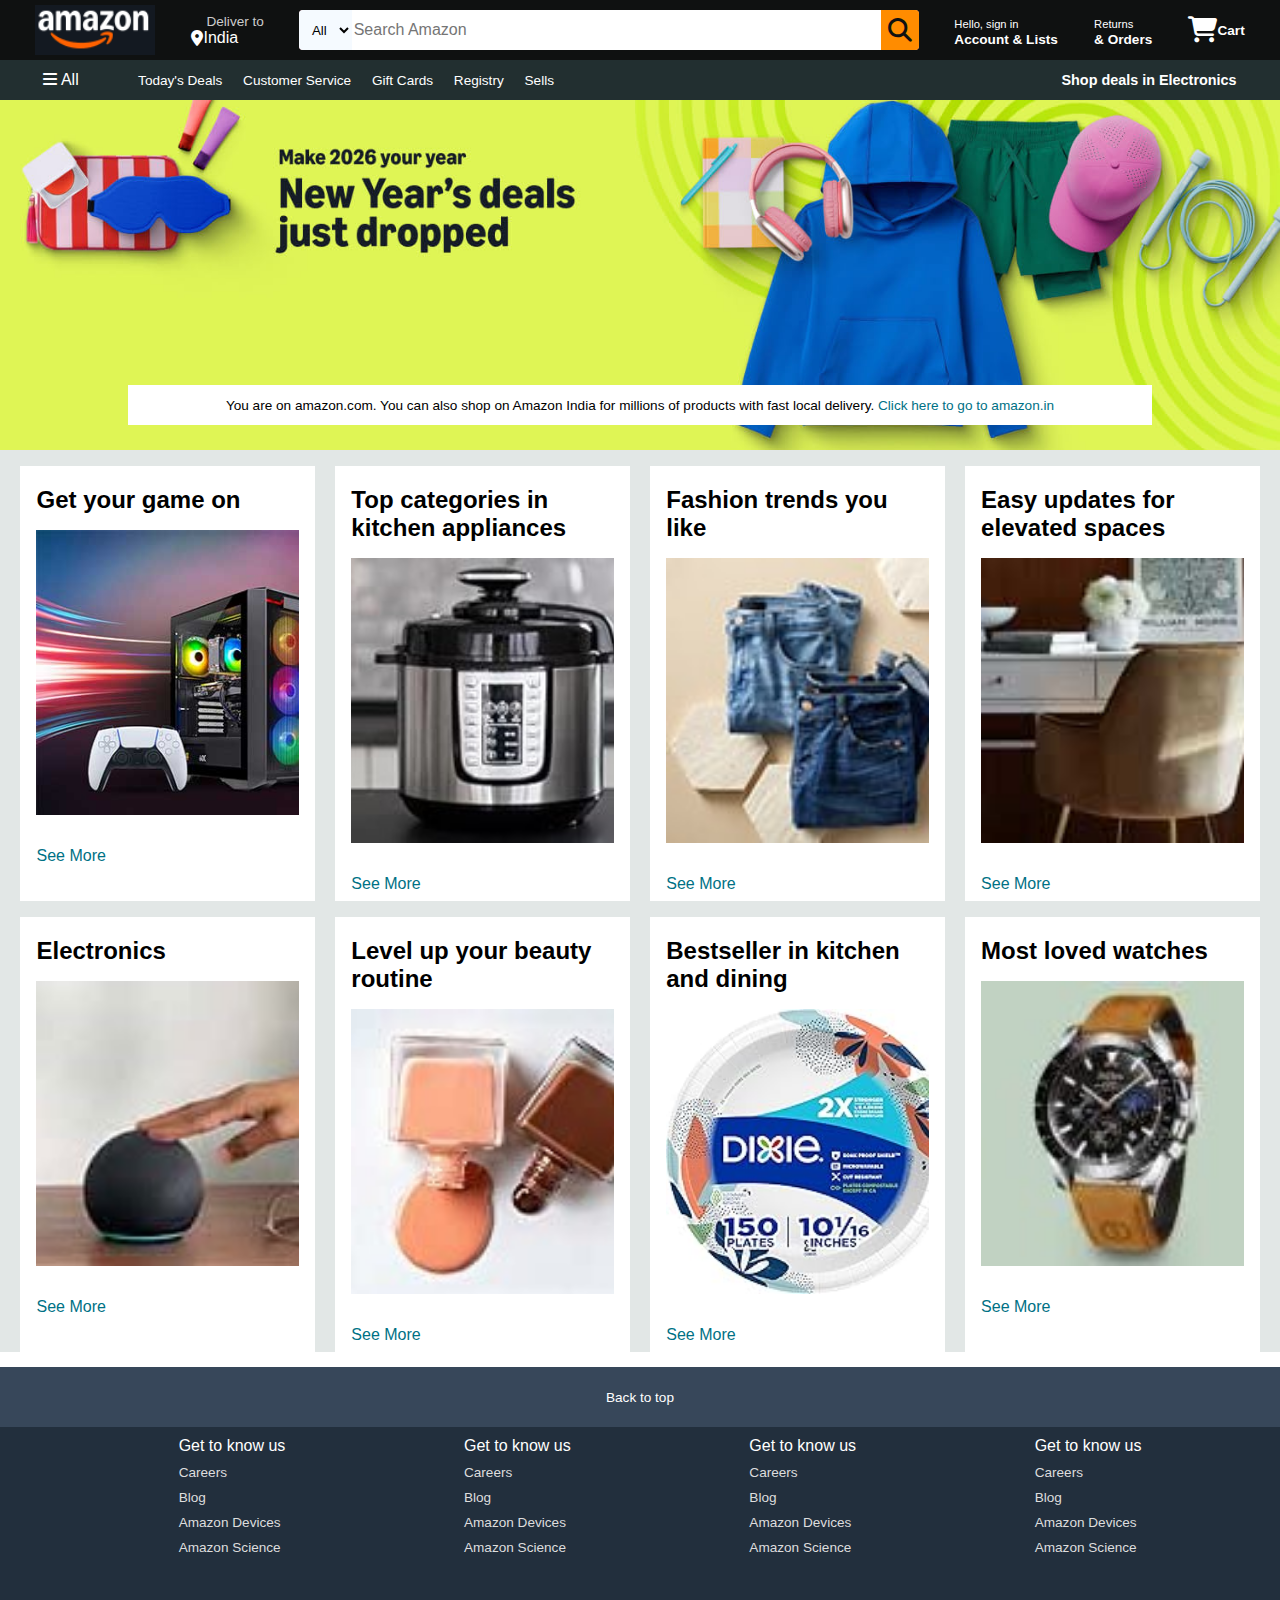
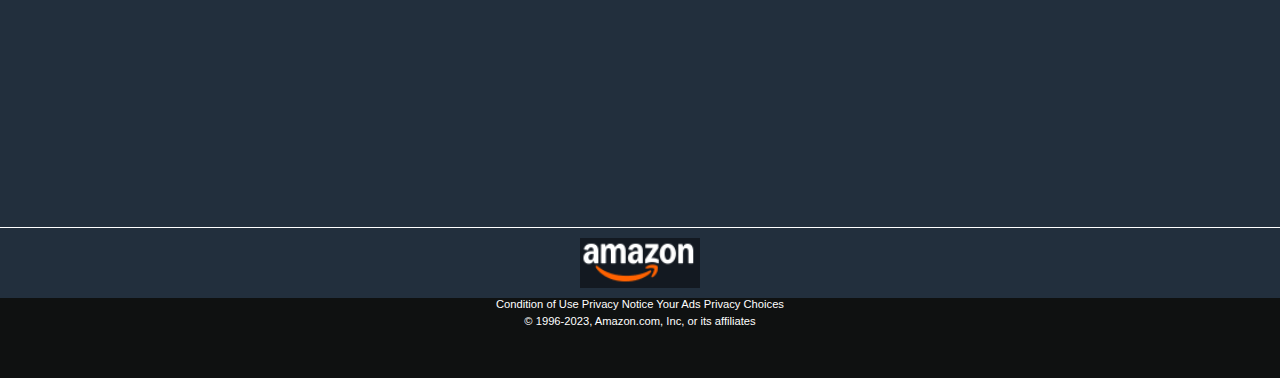
<file: Amazon Clone Website/index.html>
<!DOCTYPE html>
<html lang="en">
<head>
    <meta charset="UTF-8">
    <meta name="viewport" content="width=device-width, initial-scale=1.0">
    <link rel="stylesheet" href="https://cdnjs.cloudflare.com/ajax/libs/font-awesome/6.4.2/css/all.min.css">
    <link rel="stylesheet" href="style.css">
    <link rel="icon" href="7.png" type="image/icon">
    <title>Welcome To Amazon</title>
</head>
<body>
    <header>
        <div class="navbar">
            <div class="nav-logo border">
                <div class="logo"></div>
            </div>
            <div class="nav-address border">
                <p class="add-first">Deliver to</p>
                <div class="add-icon">
                    <i class="fa-solid fa-location-dot"></i>
                    <p class="add-second">India</p>
                </div>
            </div>
            <div class="nav-search">
                <select class="search-select">
                <option>All</option>
                </select>
                <input placeholder="Search Amazon" class="search-input">
                <div class="search-icon">
                    <i class="fa-solid fa-magnifying-glass"></i>
                </div>
            </div>
            <div class="nav-signin border">
                <p><span>Hello, sign in</span></p>
                <p class="nav-second">Account & Lists</p>
            </div>
            <div class="nav-return border">
                <p><span>Returns</span></p>
                <p class="nav-second">& Orders</p>
            </div>
            <div class="nav-cart border">
                <i class="fa-solid fa-cart-shopping"></i>
                Cart
            </div>
        </div>
        <div class="panel">
            <div class="panel-all">
                <i class="fa-solid fa-bars"></i>
                All
            </div>
            <div class="panel-option">
                <p class="panel-option border">Today's Deals</p>
                <p class="panel-option border">Customer Service</p>
                <p class="panel-option border">Gift Cards</p>
                <p class="panel-option border">Registry</p>
                <p class="panel-option border">Sells</p>
            </div>
            <div class="panel-deals">
                Shop deals in Electronics
            </div>
        </div>
    </header>
    <div class="hero-section">
        <div class="hero-message">
            <p>You are on amazon.com. You can also shop on Amazon India for millions of products with fast local delivery. <a href="#">Click here to go to amazon.in</a></p>
        </div>
    </div>
    <div class="shopping-section">
        <div class="box1 box">
            <div class="box-content">
                <h2>Get your game on</h2>
                <div class="box-image" style="background-image: url('3.jpg');"></div>
                <p>See More</p>
            </div>
        </div>
        <div class="box2 box">
            <div class="box-content">
                <h2>Top categories in kitchen appliances</h2>
                <div class="box-image" style="background-image: url('4.jpg');"></div>
                <p>See More</p>
            </div>
        </div>
        <div class="box3 box">
            <div class="box-content">
                <h2>Fashion trends you like</h2>
                <div class="box-image" style="background-image: url('8.jpg');"></div>
                <p>See More</p>
            </div>
        </div>
        <div class="box4 box">
            <div class="box-content">
                <h2>Easy updates for elevated spaces</h2>
                <div class="box-image" style="background-image: url('6.jpg');"></div>
                <p>See More</p>
            </div>
        </div>
        <div class="box5 box">
            <div class="box-content">
                <h2>Electronics</h2>
                <div class="box-image" style="background-image: url('13.jpg');"></div>
                <p>See More</p>
            </div>
        </div>
        <div class="box6 box">
            <div class="box-content">
                <h2>Level up your beauty routine</h2>
                <div class="box-image" style="background-image: url('12.jpg');"></div>
                <p>See More</p>
            </div>
        </div>
        <div class="box7 box">
            <div class="box-content">
                <h2>Bestseller in kitchen and dining</h2>
                <div class="box-image" style="background-image: url('14.jpg');"></div>
                <p>See More</p>
            </div>
        </div>
        <div class="box8 box">
            <div class="box-content">
                <h2>Most loved watches</h2>
                <div class="box-image" style="background-image: url('15.jpg');"></div>
                <p>See More</p>
            </div>
        </div>
    </div>
    <footer>
        <div class="footer-panel1">
            Back to top
        </div>
        <div class="footer-panel2">
            <ul>
                <p>Get to know us</p>
                <a>Careers</a>
                <a>Blog</a>
                <a>Amazon Devices</a>
                <a>Amazon Science</a>
            </ul>
            <ul>
                <p>Get to know us</p>
                <a>Careers</a>
                <a>Blog</a>
                <a>Amazon Devices</a>
                <a>Amazon Science</a>
            </ul>
            <ul>
                <p>Get to know us</p>
                <a>Careers</a>
                <a>Blog</a>
                <a>Amazon Devices</a>
                <a>Amazon Science</a>
            </ul>
            <ul>
                <p>Get to know us</p>
                <a>Careers</a>
                <a>Blog</a>
                <a>Amazon Devices</a>
                <a>Amazon Science</a>
            </ul>
        </div>
        <div class="footer-panel3">
            <div class="logo"></div>
        </div>
        <div class="footer-panel4">
            <div class="pages">
                <a>Condition of Use</a>
                <a>Privacy Notice</a>
                <a>Your Ads Privacy Choices</a>
            </div>
            <div class="copyright">
                &copy; 1996-2023, Amazon.com, Inc, or its affiliates
            </div>
        </div>
    </footer>
</body>
</html>
</file>
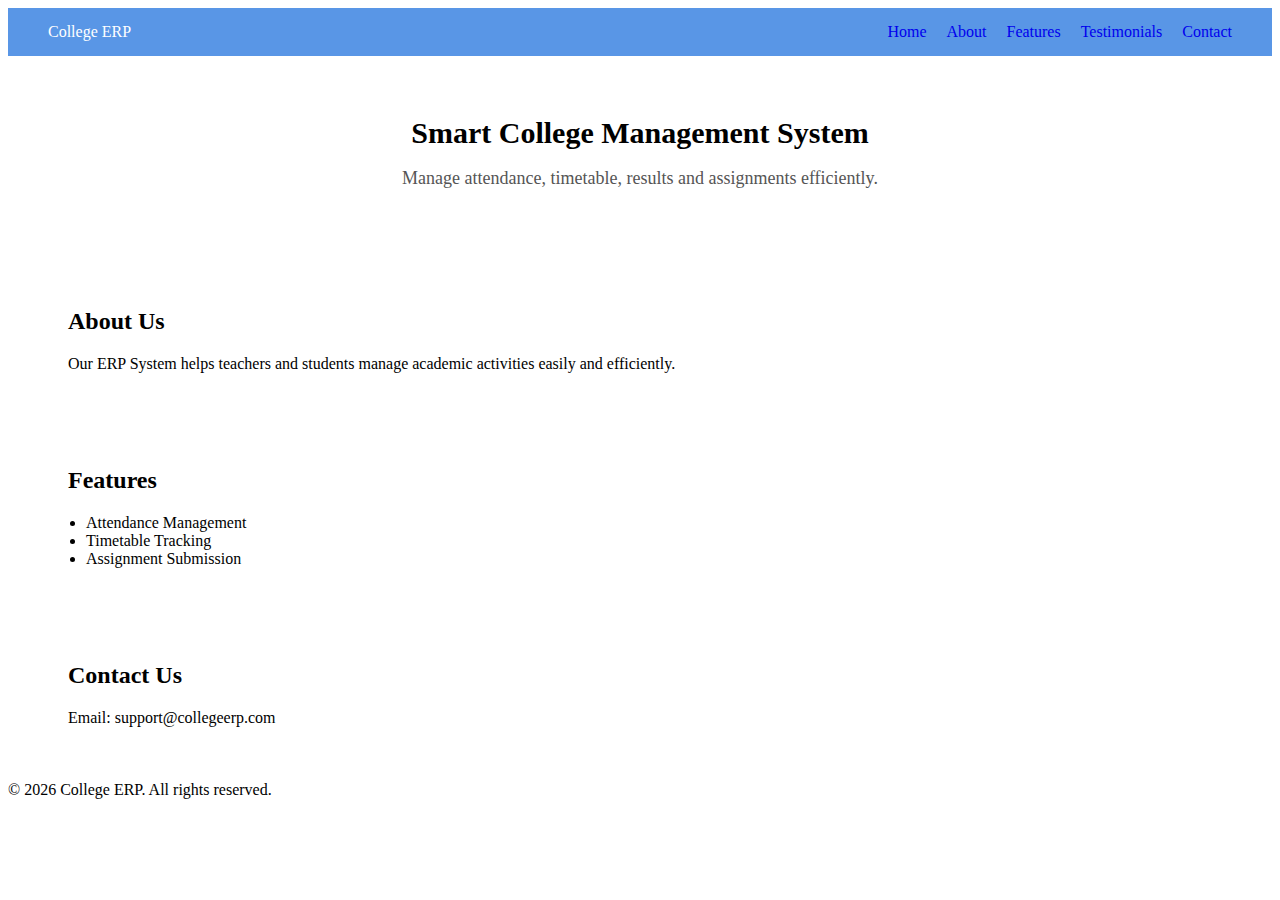
<file: College_Erp_Website/index.html>
<!DOCTYPE html>
<html lang="en">
<head>
    <meta charset="UTF-8">
    <meta name="viewport" content="width=device-width, initial-scale=1.0">
    <title>College Erp Portal</title>
    <link rel="stylesheet" href="style.css">
</head>
<body>
    <!-- header section -->
    <header>
        <nav>
            <div class="logo">College ERP</div>
            <ul class="nav-link">
                <li><a href="#">Home</a></li>
                <li><a href="#">About</a></li>
                <li><a href="#">Features</a></li>
                <li><a href="#">Testimonials</a></li>
                <li><a href="#">Contact</a></li>
            </ul>
        </nav>
    </header>
    <!-- hero-section -->
     <section class="hero">
        <div class="hero-content">
            <h1>Smart College Management System</h1>
            <p>Manage attendance, timetable, results and assignments efficiently.</p>
        </div>
     </section>
     <!-- About-Section -->
      <section class="about">
        <h2>About Us</h2>
      <p>
        Our ERP System helps teachers and students manage academic activities easily and efficiently.
      </p>
      </section>
      <!-- Features-Section -->
       <section class="features">
        <h2>Features</h2>
        <ul>
            <li>Attendance Management</li>
            <li>Timetable Tracking</li>
            <li>Assignment Submission</li>
        </ul>
       </section>
       <!-- Contact-Section -->
        <section class="contact">
            <h2>Contact Us</h2>
            <p>Email: support@collegeerp.com</p>
        </section>
        <!-- Footer-Section -->
         <footer>
            <p>&copy; 2026 College ERP. All rights reserved.</p>
         </footer>
</body>
</html>
</file>
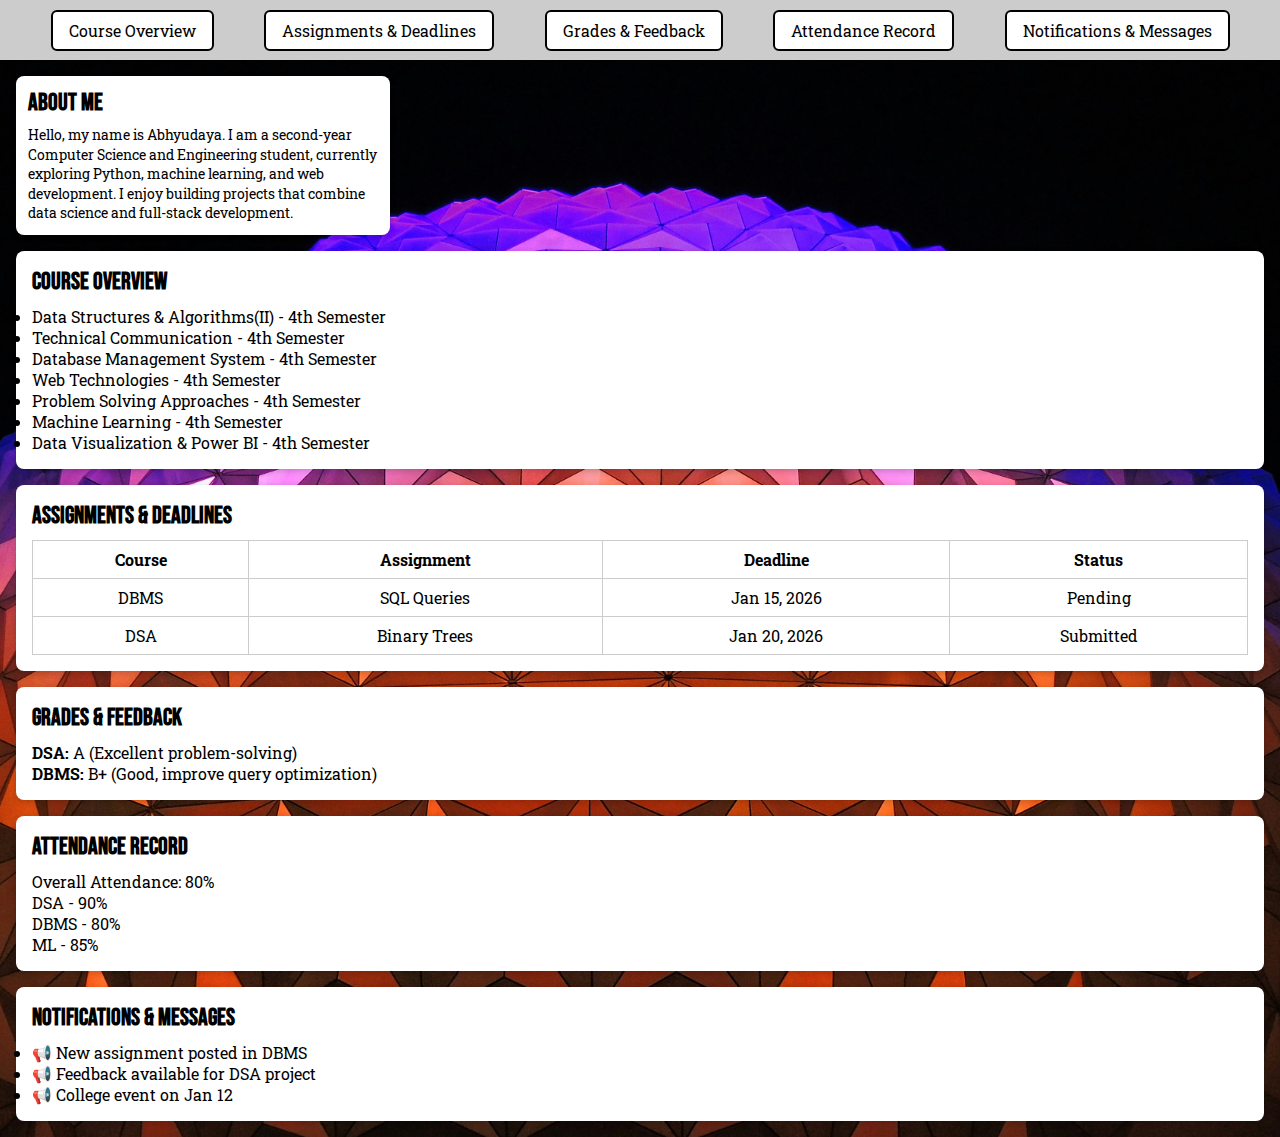
<file: Student Dashboard UI/index.html>
<!DOCTYPE html>
<html lang="en">
<head>
    <meta charset="UTF-8">
    <meta name="viewport" content="width=device-width, initial-scale=1.0">
    <link rel="preconnect" href="https://fonts.googleapis.com">
<link rel="preconnect" href="https://fonts.gstatic.com" crossorigin>
<link href="https://fonts.googleapis.com/css2?family=Bebas+Neue&family=Roboto+Slab:wght@100..900&display=swap" rel="stylesheet">
<link rel="stylesheet" href="style.css">
<title>Student Dashboard</title>
</head>
<body>
    <header>
        <div class="dashboard-panel">
            <p class="dashboard-option">Course Overview</p>
            <p class="dashboard-option">Assignments & Deadlines</p>
            <p class="dashboard-option">Grades & Feedback</p>
            <p class="dashboard-option">Attendance Record</p>
            <p class="dashboard-option">Notifications & Messages</p>
        </div>
        <div class="main-section">
            <div class="about-box">
                <h2>About Me</h2>
                <p>Hello, my name is Abhyudaya. I am a second-year Computer Science and Engineering student, currently exploring Python, machine learning, and web development. I enjoy building projects that combine data science and full-stack development.</p>
            </div>
        </div>
        <section id="course-overview" class="dashboard-section">
            <h2>Course Overview</h2>
            <ul>
                <li>Data Structures & Algorithms(II) - 4th Semester</li>
                <li>Technical Communication - 4th Semester</li>
                <li>Database Management System - 4th Semester</li>
                <li>Web Technologies - 4th Semester</li>
                <li>Problem Solving Approaches - 4th Semester</li>
                <li>Machine Learning - 4th Semester</li>
                <li>Data Visualization & Power BI - 4th Semester</li>
            </ul>
        </section>
        <section id="assignments-deadlines" class="dashboard-section">
            <h2>Assignments & Deadlines</h2>
            <table>
            <tr>
                <th>Course</th><th>Assignment</th>
                <th>Deadline</th><th>Status</th>
            </tr>
            <tr>
                <td>DBMS</td>
                <td>SQL Queries</td>
                <td>Jan 15, 2026</td>
                <td>Pending</td></tr>
            <tr>
                <td>DSA</td>
                <td>Binary Trees</td>
                <td>Jan 20, 2026</td>
                <td>Submitted</td></tr>
            </table>
        </section>
        <section id="grades" class="dashboard-section">
            <h2>Grades & Feedback</h2>
            <div class="grade-card">
                <p><strong>DSA:</strong> A (Excellent problem-solving)</p>
                <p><strong>DBMS:</strong> B+ (Good, improve query optimization)</p>
            </div>
        </section>
        <section id="attendance" class="dashboard-section">
            <h2>Attendance Record</h2>
            <p>Overall Attendance: 80%</p>
            <ul>
                <li>DSA - 90%</li>
                <li>DBMS - 80%</li>
                <li>ML - 85%</li>
            </ul>
        </section>
        <section id="notifications" class="dashboard-section">
            <h2>Notifications & Messages</h2>
            <ul>
                <li>📢 New assignment posted in DBMS</li>
                <li>📢 Feedback available for DSA project</li>
                <li>📢 College event on Jan 12</li>
            </ul>
        </section>
    </header>
</body>
</html>
</file>
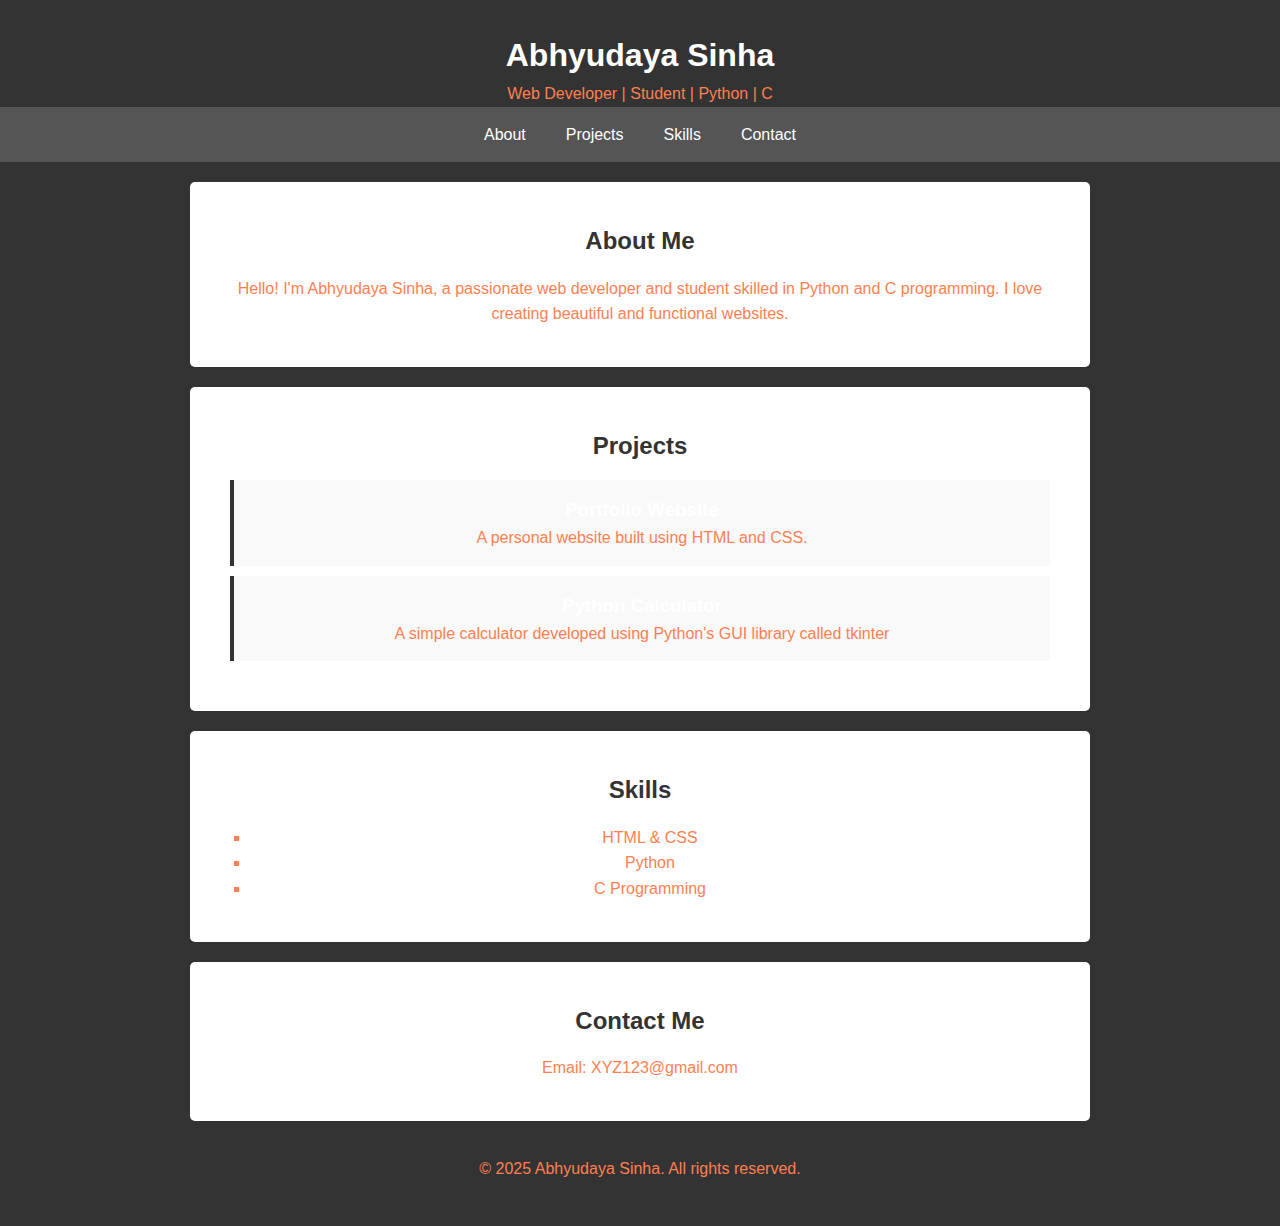
<file: Personal Portfolio Website/Personal Portfolio Website - Old/index.html>
<!Doctype html>
<html lang="en">
<head>
    <meta charset="UTF-8">
    <meta name="viewport" content="width=device-width, initial-scale=1.0">
    <title>My Portfolio</title>
    <link rel="stylesheet" href="style.css">
    </head>
    <body>
        <header>
            <h1>Abhyudaya Sinha</h1>
            <p>Web Developer | Student | Python | C</p>
            <nav>
                    <a href="#about">About</a>
                    <a href="#projects">Projects</a>
                    <a href="#skills">Skills</a>
                    <a href="#contact">Contact</a>
            </nav>
            <section id="about">
                <h2>About Me</h2>
                <p>Hello! I'm Abhyudaya Sinha, a passionate web developer and student skilled in Python and C programming. I love creating beautiful and functional websites.</p>
            </section>
            <section id="projects">
                <h2>Projects</h2>
                <div class="project">
                    <h3>Portfolio Website</h3>
                    <p>A personal website built using HTML and CSS.</p>
                </div>
                <div class="project">
                    <h3>Python Calculator</h3>
                    <p>A simple calculator developed using Python's GUI library called tkinter</p>
                </div>
            </section>
            <section id="skills">
                <h2>Skills</h2>
                <ul>
                    <li>HTML & CSS</li>
                    <li>Python</li>
                    <li>C Programming</li>
                </ul>
            </section>
            <section id="contact">
                <h2>Contact Me</h2>
                <p>Email: XYZ123@gmail.com</p>
            </section>
            <footer>
                <p>© 2025 Abhyudaya Sinha. All rights reserved.</p>
            </footer>
    </body>
</html>
</file>
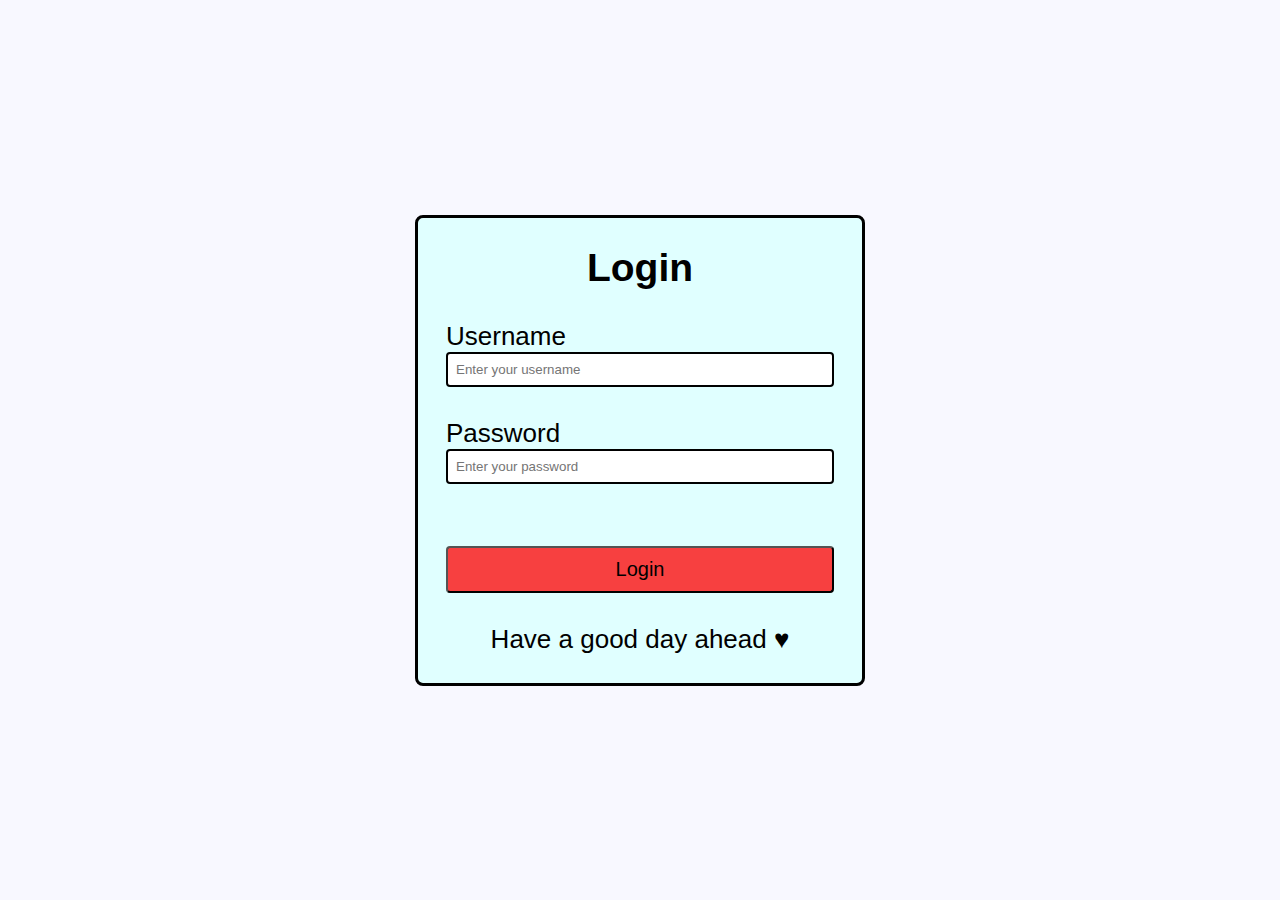
<file: loginform.html>
<!DOCTYPE html>
<html lang="en">
<head>
    <meta charset="UTF-8">
    <meta name="viewport" content="width=device-width, initial-scale=1.0">
    <link rel="stylesheet" href="loginform.css">
    <title>Login Form</title>
</head>
<body>
    <div id="one">
        <h2>Login</h2>
        <br>
        <form>
            <label id="two" for="username">Username</label>
            <input type="text" id="username" placeholder="Enter your username" required> 
            <br>   
            <label id="two" for="password">Password</label>
            <input type="password" id="password" placeholder="Enter your password" required>
            <br>
            <br>
            <button type="submit">Login</button>
            <br>
            <p>Have a good day ahead &hearts;</p>
        </form>
    </div>
</body>
</html>
</file>
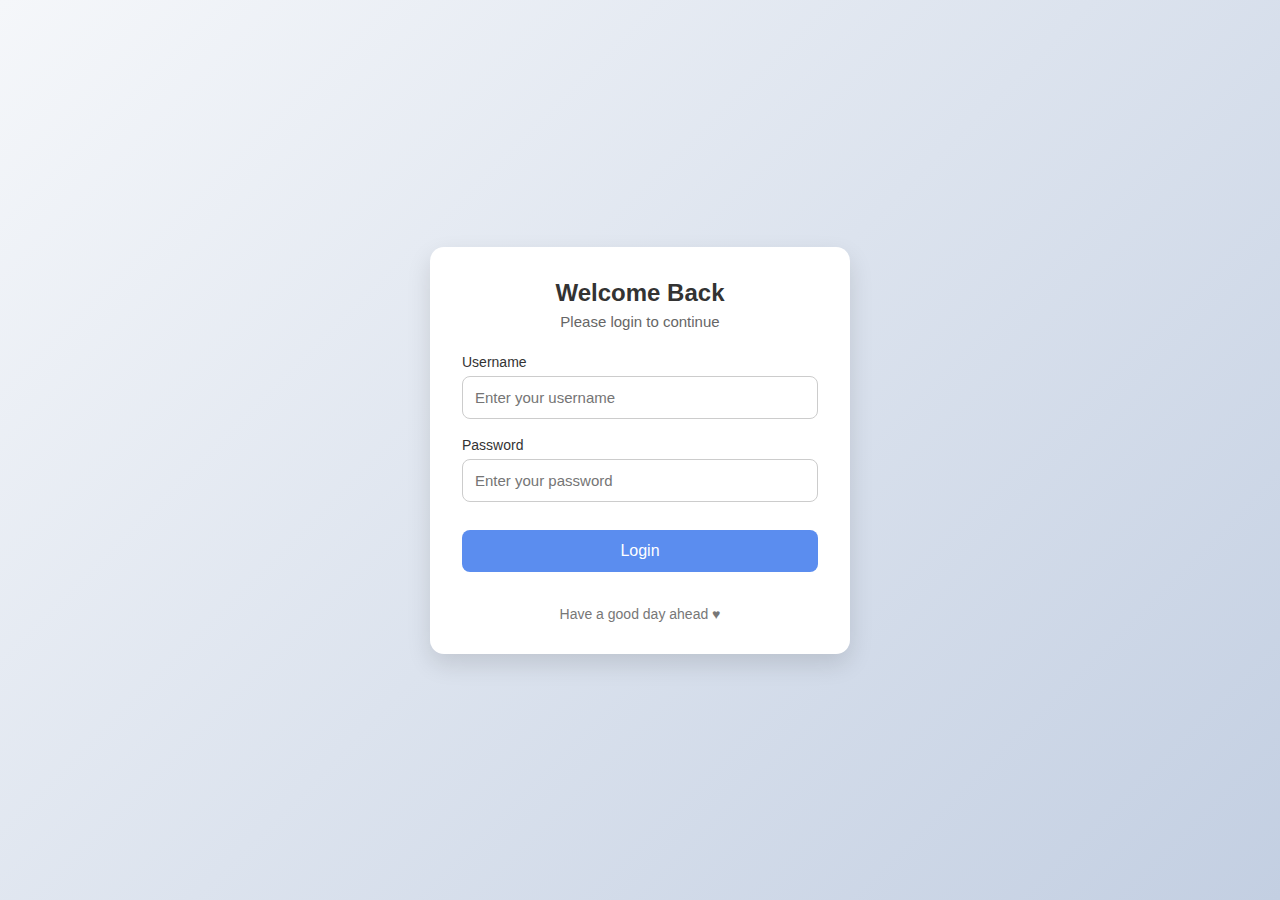
<file: Login Form - Redesigned/loginform2.html>
<!DOCTYPE html>
<html lang="en">
<head>
    <meta charset="UTF-8">
    <meta name="viewport" content="width=device-width, initial-scale=1.0">
    <link rel="stylesheet" href="loginform2.css">
    <title>Login Form - Redesigned</title>
</head>
<body>
    <div class="login-card">
        <h2>Welcome Back</h2>
        <p class="subtitle">Please login to continue</p>
        <form>
            <div class="field">
                <label for="username">Username</label>
                <input type="text" id="username" placeholder="Enter your username">
            </div>
            <div class="field">
                <label for="password">Password</label>
                <input type="password" id="password" placeholder="Enter your password">
            </div>
            <button type="submit">Login</button>
            <p class="footer-text">Have a good day ahead &hearts;</p>
        </form>
    </div>
</body>
</html>
</file>
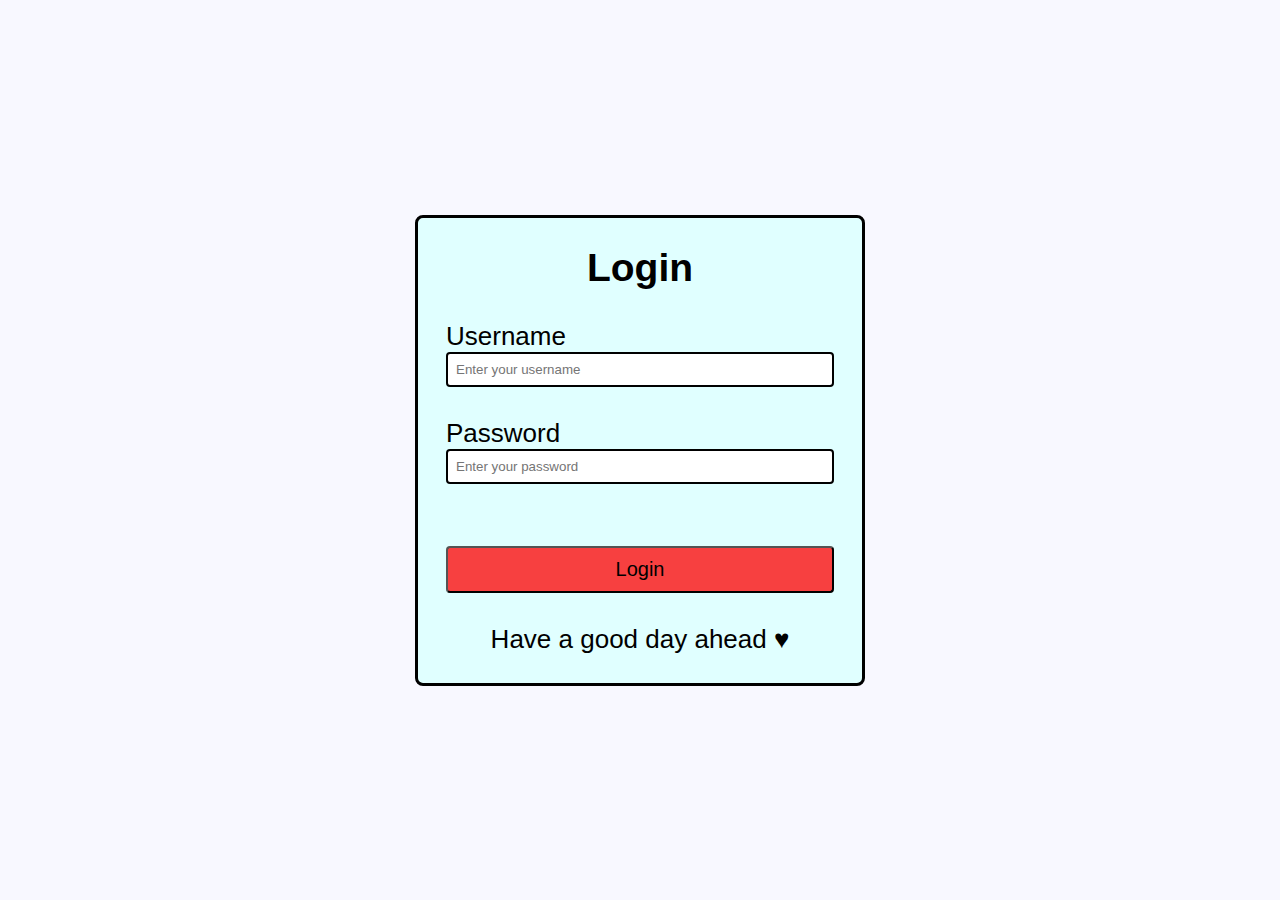
<file: Login Form/loginform1.html>
<!DOCTYPE html>
<html lang="en">
<head>
    <meta charset="UTF-8">
    <meta name="viewport" content="width=device-width, initial-scale=1.0">
    <link rel="stylesheet" href="loginform1.css">
    <title>Login Form</title>
</head>
<body>
    <div id="one">
        <h2>Login</h2>
        <br>
        <form>
            <label id="two" for="username">Username</label>
            <input type="text" id="username" placeholder="Enter your username" required> 
            <br>   
            <label id="two" for="password">Password</label>
            <input type="password" id="password" placeholder="Enter your password" required>
            <br>
            <br>
           <button type="submit">Login</button>
            <br>
            <p>Have a good day ahead &hearts;</p>
        </form>
    </div>
</body>
</html>
</file>
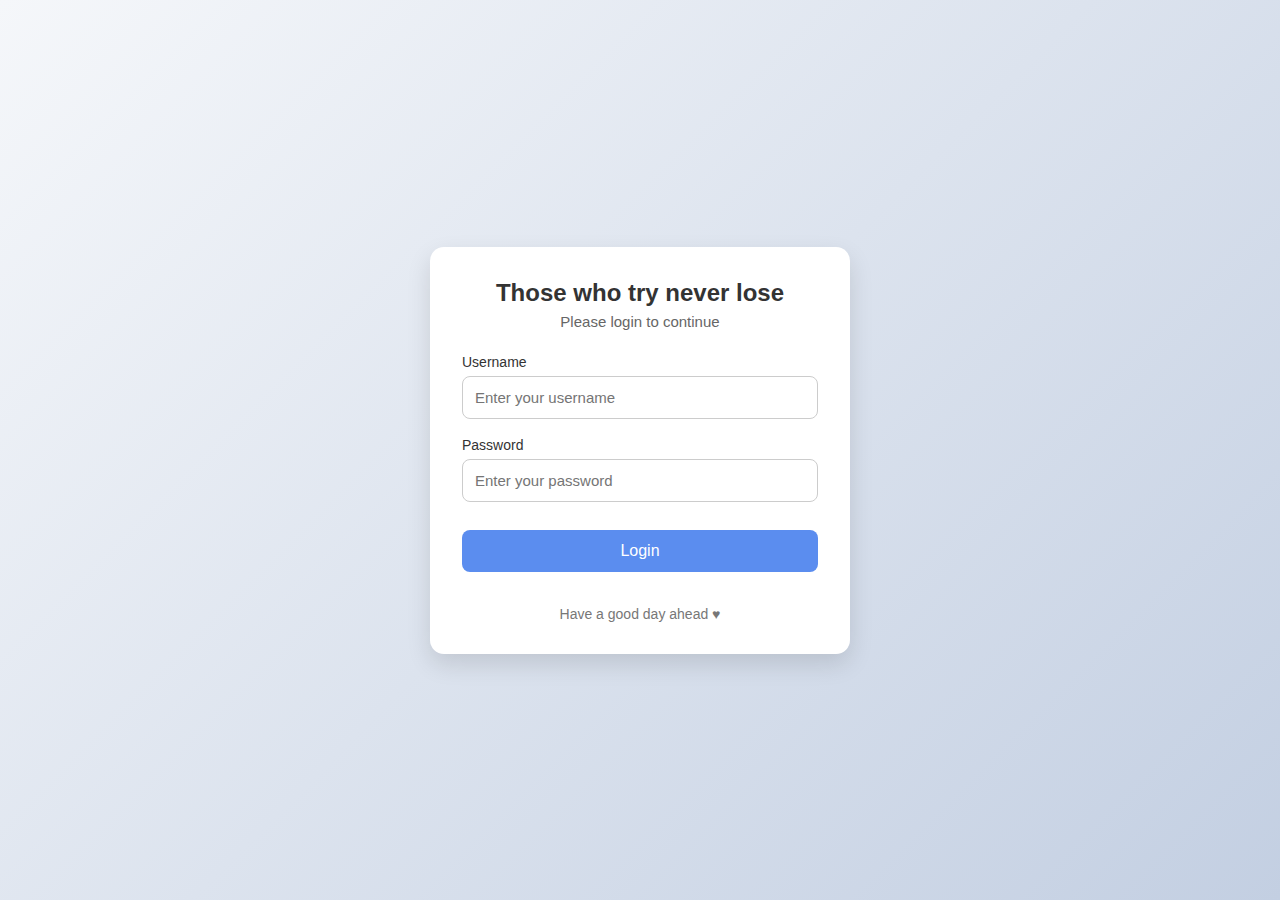
<file: Student Portal Dashboard/dashboard.html>
<!DOCTYPE html>
<html lang="en">
<head>
    <meta charset="UTF-8">
    <meta name="viewport" content="width=device-width, initial-scale=1.0">
    <title>Student Portal Dashboard</title>
    <link rel="stylesheet" href="dashboard.css">
</head>
<body>
    <header>
        <nav class="dashboard-nav">
            <ul class="links">
                <li><a href="#home-section"></a>Home</li>
                <li><a href="#class-timetable-section"></a>Class Timetable</li>
                <li><a href="#attendance-section"></a>Attendance</li>
                <li><a href="#leave-section"></a>Leave</li>
                <li><a href="#contact-support-section"></a>Contact & Support</li>
                <button id="logoutBtn">Logout</button>
            </ul>
        </nav>
    </header>
    <section id="home-section" class="">
        <h2 id="welcomeUser"></h2>
        <p>Welcome to Student portal dashboard, a dashboard created using html, css and javascript.
            It's being made to help my college having its own portal where they can easily manage everything 
            related to studies, attendance, leave application, assignment submission.
        </p>
    </section><br>
    <section id="class-timetable-section" class="">
        <table>
            <tr>
                <th>Monday</th>
                <th>Tuesday</th>
                <th>Wednesday</th>
                <th>Thursday</th>
                <th>Friday</th>
                <th>Saturday</th>
            </tr>
            <tr>
                <td>Hindi</td>
                <td>English</td>
                <td>Mathematics</td>
                <td>Computer</td>
                <td>Science</td>
                <td>Arts</td>
            </tr>
            <tr>
                <td>English</td>
                <td>Games</td>
                <td>General Knowledge</td>
                <td>Computer</td>
                <td>Science</td>
                <td>Social Studies</td>
            </tr>
            <tr>
                <td>Library</td>
                <td>English</td>
                <td>Mathematics</td>
                <td>Computer</td>
                <td>Mathematics</td>
                <td>Arts</td>
            </tr>
            <tr>
                <td>Arts</td>
                <td>English</td>
                <td>Mathematics</td>
                <td>Social Studies</td>
                <td>Arts</td>
                <td>Science</td>
            </tr>
            <tr>
                <td>Mathematics</td>
                <td>English</td>
                <td>Hindi</td>
                <td>Computer</td>
                <td>Science</td>
                <td>Arts</td>
            </tr>
            <tr>
                <td>Computer</td>
                <td>Music</td>
                <td>Mathematics</td>
                <td>Music</td>
                <td>Science</td>
                <td>Arts</td>
            </tr>
        </table>
    </section><br>
    <section id="attendance-section" class="">
        <h2>Attendance - Student</h2>
        <form>
             <div class="attendance-student">
                    <label for="student">Student Name:</label>
                    <input type="text" id="student" placeholder="Enter your name"><br><br>
                    <label for="branch">Select Branch:</label>
                    <select name="branch" id="branch">
                        <option value="select">Select</option>
                        <option value="data-science">Data-Science</option>
                        <option value="cybersecurity">Cyber-Security</option>
                        <option value="ai">AI</option>
                        <option value="ai-ml">AI=ML</option>
                        <option value="cse">CSE</option>
                        <option value="ece">ECE</option>
                    </select><br><br>
                    <label for="section">Select Section:</label>
                    <select name="section" id="section">
                        <option value="select">Select</option>
                        <option value="A">A</option>
                        <option value="B">B</option>
                        <option value="C">C</option>
                        <option value="D">D</option>
                    </select><br><br>
                </div>
                <h2>Attendance - Teacher</h2>
                <div class="attendance-teacher">
                    <label for="teacher">Teacher Name:</label>
                    <input type="text" id="teacher" placeholder="Enter your name"><br><br>
                    <label for="subject">Select Subject:</label>
                    <select name="subject" id="subject">
                        <option value="select">Select</option>
                        <option value="english">English</option>
                        <option value="hindi">Hindi</option>
                        <option value="computer">Computer</option>
                        <option value="general knowledge">General knowledfe</option>
                        <option value="science">Science</option>
                        <option value="ece">ECE</option>
                    </select><br>
                </div>
        </form>
    </section><br>
    <section id="leave-application-section" class="">
        <div class="register-section">
            <h2>Apply leave</h2>
            <form>
                <div class="fi">
                    <label for="name">Name</label>
                    <input type="text" id="name" placeholder="Enter your name">
                </div>
                <br>
                <div class="field">
                    <label for="leave">Reason for Leave</label>
                    <input type="text" id="leave" placeholder="Enter the reason">
                </div>
                <button type="submit">Apply</button>
            </form>
        </div>
    </section><br>
    <section id="home-section" class="">
        <div class="register-section">
            <h2>Contact & Support</h2>
            <p class="subtitle">Please fill this form</p>
            <form>
                <label for="contact">Teacher</label>
                <select name="section" id="section">
                    <option value="select">Select</option>
                    <option value="Deepak Sir">Deepak Sir</option>
                    <option value="Simran Ma'am">Simran Ma'am</option>
                    <option value="Sanjeev Sir">Sanjeev Sir</option>
                    <option value="Deepti Ma'am">Deepti Ma'am</option>
                </select> <br><br>
                <div class="field">
                    <label for="reason">Reason for support</label>
                    <input type="text" id="reason" placeholder="Tell me the reason">
                </div>
                <button type="submit">Sent</button>
            </form>
        </div>
    </section><br>
    <script>
        const user = localStorage.getItem("loggedInUser");
        
        if (!user) {
            window.location.href = "login.html";
        } else {
            document.getElementById("welcomeUser").innerText = "Welcome, " + user;
        }
        
        document.getElementById("logoutBtn").addEventListener("click", function () {
            localStorage.removeItem("loggedInUser");
            window.location.href = "login.html";
        }
    );
    </script>        
</body>
</html>
</file>
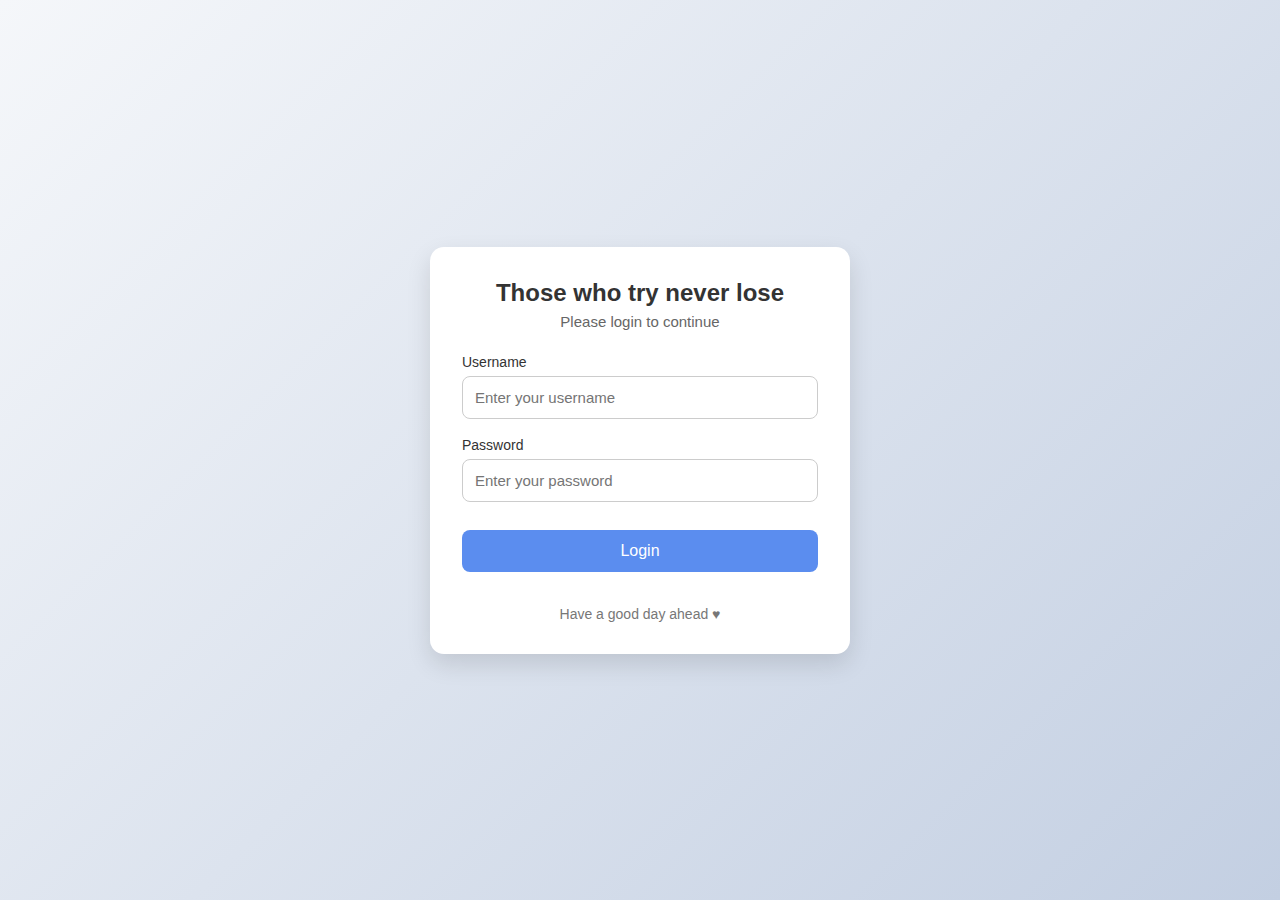
<file: Student Portal Dashboard/login.html>
<!DOCTYPE html>
<html lang="en">
<head>
    <meta charset="UTF-8">
    <meta name="viewport" content="width=device-width, initial-scale=1.0">
    <link rel="stylesheet" href="login.css">
    <title>Login - Student Dashboard Portal</title>
</head>
<body>
    <div class="login-form">
        <h2>Those who try never lose</h2>
        <p class="subtitle">Please login to continue</p>
        <form name="loginForm" id="loginForm" onsubmit="return validateForm()">
            <div class="field">
                <label for="username">Username</label>
                <input type="text" id="username" placeholder="Enter your username">
            </div>
            <div class="field">
                <label for="password">Password</label>
                <input type="password" id="password" placeholder="Enter your password">
            </div>
            <button type="submit">Login</button>
            <p class="footer-text">Have a good day ahead &hearts;</p>
        </form>
    </div>
    <script>
        function validateForm() {
            var username = document.getElementById("username").value;
            var password = document.getElementById("password").value;
        
            if (username === "" || password === "") {
                alert("Please fill all fields");
                return false;
            }
            localStorage.setItem("loggedInUser", username);
            window.location.href = "dashboard.html";
        
            return false;
        }
    </script>              
</body>
</html>
</file>
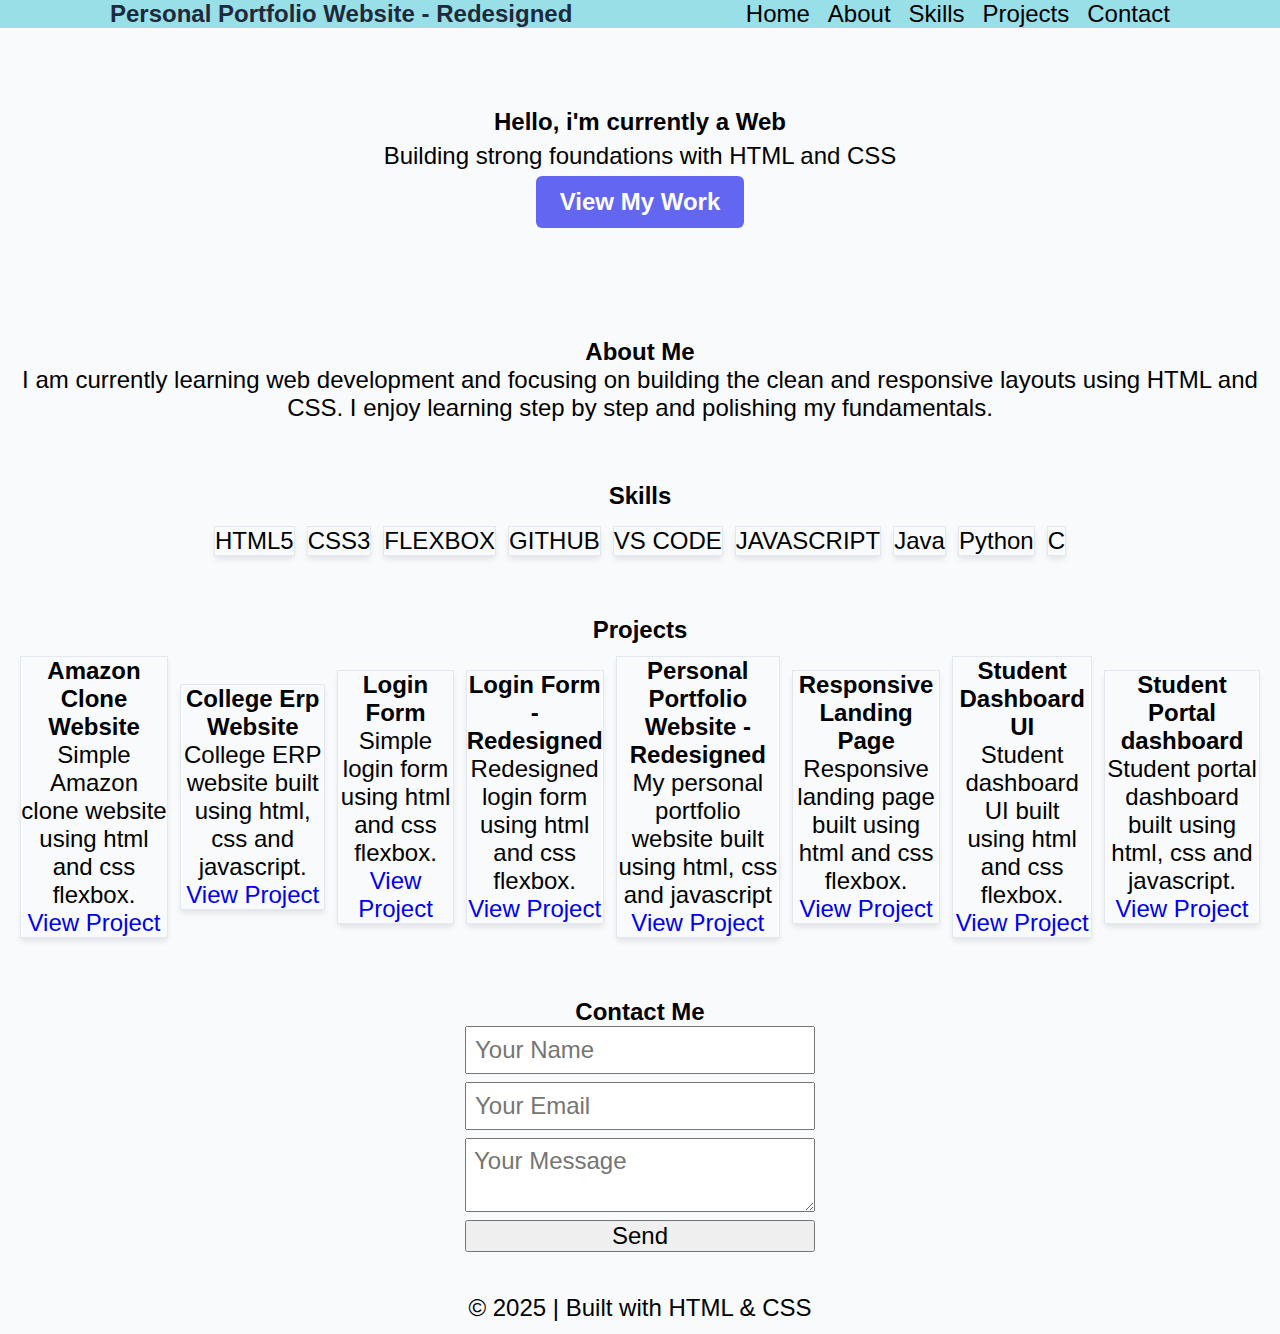
<file: Personal Portfolio Website/Personal Portfolio Website - Updated/index2.html>
<!DOCTYPE html>
<html lang="en">
<head>
    <meta charset="UTF-8">
    <meta name="viewport" content="width=device-width, initial-scale=1.0">
    <link rel="stylesheet" href="style2.css">
    <title>Welcome to My Portfolio Website</title>
</head>
<body>
    <header>
        <nav class="navbar">
            <h2 class="title">Personal Portfolio Website - Redesigned</h2>
            <ul class="links">
                <li><a href="#home">Home</a></li>
                <li><a href="#about">About</a></li>
                <li><a href="#skills">Skills</a></li>
                <li><a href="#projects">Projects</a></li>
                <li><a href="#contact">Contact</a></li>
            </ul>
        </nav>
    </header>
    <section id="home" class="hero">
        <h1>Hello, i'm currently a Web </h1>
        <p>Building strong foundations with HTML and CSS</p>
        <a href="https://github.com/as04-CyberNova" class="btn">View My Work</a>
    </section>
    <section id="about" class="about">
        <h2>About Me</h2>
        <p>I am currently learning web development and focusing on building the clean and responsive layouts using HTML and CSS.
            I enjoy learning step by step and polishing my fundamentals.
        </p>
    </section>
    <section id="skills" class="skills">
        <h2>Skills</h2>
        <div class="skills-section">
            <div class="skill-card">HTML5</div>
            <div class="skill-card">CSS3</div>
            <div class="skill-card">FLEXBOX</div>
            <div class="skill-card">GITHUB</div>
            <div class="skill-card">VS CODE</div>
            <div class="skill-card">JAVASCRIPT</div>
            <div class="skill-card">Java</div>
            <div class="skill-card">Python</div>
            <div class="skill-card">C</div>
        </div>
    </section>
    <section id="projects" class="projects">
        <h2>Projects</h2>
        <div class="projects-section">
            <div class="project-card">
                <h3>Amazon Clone Website</h3>
                <p>Simple Amazon clone website using html and css flexbox.</p>
                <a href="#">View Project</a>
            </div>
            <div class="project-card">
                <h3>College Erp Website</h3>
                <p>College ERP website built using html, css and javascript.</p>
                <a href="#">View Project</a>
            </div>
            <div class="project-card">
                <h3>Login Form</h3>
                <p>Simple login form using html and css flexbox.</p>
                <a href="#">View Project</a>
            </div>
            <div class="project-card">
                <h3>Login Form - Redesigned</h3>
                <p>Redesigned login form using html and css flexbox.</p>
                <a href="#">View Project</a>
            </div>
            <div class="project-card">
                <h3>Personal Portfolio Website - Redesigned</h3>
                <p>My personal portfolio website built using html, css and javascript</p>
                <a href="https://github.com/as04-CyberNova/Porfolio">View Project</a>
            </div>
            <div class="project-card">
                <h3>Responsive Landing Page</h3>
                <p>Responsive landing page built using html and css flexbox.</p>
                <a href="https://github.com/as04-CyberNova/Practice-projects/tree/main/Responsive%20Landing%20Page">View Project</a>
            </div>
            <div class="project-card">
                <h3>Student Dashboard UI</h3>
                <p>Student dashboard UI built using html and css flexbox.</p>
                <a href="https://github.com/as04-CyberNova/Practice-projects/tree/main/Student%20Dashboard%20UI">View Project</a>
            </div>
            <div class="project-card">
                <h3>Student Portal dashboard</h3>
                <p>Student portal dashboard built using html, css and javascript.</p>
                <a href="#">View Project</a>
            </div>
        </div>
    </section>
    <section id="contact" class="contact">
        <h2>Contact Me</h2>
        <form name="contactForm" id="contactForm" onsubmit="return validateForm()">
            <input type="text" placeholder="Your Name" id="name">
            <input type="email" placeholder="Your Email" id="email">
            <textarea placeholder="Your Message" id="message"></textarea>
            <button type="submit">Send</button>
        </form>
    </section>
    <footer>
        <p>© 2025 | Built with HTML & CSS</p>
    </footer>
    <script>
        function validateForm() {
            var name = document.getElementById("name").value;
            var email = document.getElementById("email").value;
            var message = document.getElementById("message").value;
        
            if (name === "" || email === "" || message === "") {
                alert("Please fill all fields");
                return false;
            }
            alert("Message sent successfully!");
            return false;
        }
    </script>
</body>
</html>
</file>
<file: Amazon Clone Website/style.css>
* {
    margin: 0;
    font-family: Arial;
    border: border-box;
}
/* Navigation bar */
.navbar {
    height: 60px;
    background-color: #0f1111;
    color: white;
    display: flex;
    align-items: center;
    justify-content: space-evenly;
}
.nav-logo {
    height: 50px;
    width: 120px;
}
.logo {
    background-image: url("1.png");
    background-size: cover;
    height: 50px;
    width: 120px;
}
.border {
    border: 1.5px solid transparent;
}
.border:hover {
    border: 1.5px solid white;
}
.add-first {
    color: #CCCCCC;
    font-size: 0.85rem;
    margin-left: 15px;
}
.add-icon {
    display: flex;
    align-items: center;
}
.nav-search {
    display: flex;
    justify-content: space-around;
    background-color: pink;
    width: 620px;
    height: 40px;
    border-radius: 4px;
}
.search-select {
    display: flex;
    text-align: center;
    width: 62px;
    border-top-left-radius: 4px;
    border-bottom-left-radius: 4px;
    border: none;
    background-color: rgb(245, 250, 255);

}
.search-input {
    width: 100%;
    font-size: 1rem;
    border: none;
}
.search-icon {
    width: 45px;
    display: flex;
    justify-content: center;
    align-items: center;
    font-size: 1.5rem;
    background-color: rgb(255, 140, 0);
    border-top-right-radius: 4px;
    border-bottom-right-radius: 4px;
    color: #0f1111;
}
.nav-search:hover {
    border: 2px solid red;
}
span {
    font-size: 0.7rem;
}
.nav-second {
    font-size: 0.85rem;
    font-weight: 700;
}
.nav-cart i {
    font-size: 26px;
}
.nav-cart {
    font-size: 0.85rem;
    font-weight: 700;
    display: flex;
    align-items: center;
}
/* Navigation panel */
.panel {
    height: 40px;
    background-color: #222f30;
    display: flex;
    color: white;
    align-items: center;
    justify-content: space-evenly;
}
.panel-option p {
    display: inline;
    margin-left: 15px;
}
.panel-option  {
    width: 70%;
    font-size: 0.85rem;
}
.panel-deals {
    font-size: 0.9rem;
    font-weight: 700;
}
/* Background section */
.hero-section {
    background-image: url("2.jpg");
    height: 350px;
    background-size: cover;
    display: flex;
    justify-content: center;
    align-items: flex-end;
}
.hero-message {
    background-color: white;
    color: black;
    height: 40px;
    display: flex;
    align-items: center;
    justify-content: center;
    font-size: 0.85rem;
    width: 80%;
    margin-bottom: 25px;
}
.hero-message a {
    color: #007185;
    text-decoration: none;
}
/* Shopping Section */
.shopping-section {
    display: flex;
    justify-content: space-evenly;
    background-color: #e2e7e6;
    flex-wrap: wrap;
}
.box {
    height: 400px;
    width: 23%;
    background-color: white;
    padding: 20px 0px 15px;
    margin-top: 1rem;
}
.box-image {
    height: 285px;
    background-size: cover;
    margin-top: 1rem;
    margin-bottom: 2.0rem;
}
.box-content {
    margin-left: 1rem;
    margin-right: 1rem;
}
.box-content p {
    color: #007185;
}
/* Footer panel */
footer {
margin-top: 15px;
}
.footer-panel1 {
    background-color: #37475a;
    color: white;
    height: 60px;
    display: flex;
    justify-content: center;
    align-items: center;
    font-size: 0.85rem;
}
.footer-panel2 {
    background-color: #222f3d;
    color: white;
    height: 400px;
    display: flex;
    justify-content: space-evenly;
}
ul {
    margin-top: 10px;
}
ul a {
    display: block;
    font-size: 0.85rem;
    margin-top: 10px;
    color: #dddddd;
}
.footer-panel3 {
    border-top: 0.5px solid white; 
    background-color: #222f3d;    
    height: 70px;
    display: flex;
    justify-content: center;
    align-items: center;
}
.logo {
    background-image: url("1.png");
    background-size: cover;
    height: 50px;
    width: 120px;
}
.footer-panel4 {
    background-color: #0f1111;
    color: white;
    height: 80px;
    font-size: 0.7rem;
    text-align: center;
}
.pages {
    font-size: 0.7rem;
}
.copyright {
    padding-top: 5px;
}
</file>
<file: College_Erp_Website/style.css>
header {
    background-color: #5996e6;
    color: white;
    padding: 15px 40px;
}
nav {
    display: flex;
    justify-content: space-between;
    align-items: center;
}

nav ul {
    list-style: none;
    display: flex;
    gap: 20px;
    margin: 0;
    padding: 0;
}
nav li {
    cursor: pointer;
}
nav ul li a {
    text-decoration: none;
}
nav li:hover {
    text-decoration: none;
}
.hero {
    text-align: center;
    padding: 40px 10px;
    background-color: white;
}
.hero h1 {
    font-size: 30px;
    margin-bottom: 12px;
}
.hero p {
    font-size: 18px;
    color: #555;
    margin-bottom: 21px;
}
.hero button {
    padding: 10px 20px;
    background-color: #1e3a5f;
    color: white;
    border: none;
    border-radius: 4px;
    cursor: pointer;
}
.hero button:hover {
    background-color: #16314d;
}
section {
    padding: 30px 40px;
}
.about, .features, .contact {
    background-color: white;
    margin: 18px 40px;
    border-radius: 8px;
    padding: 20px;
}
.features ul {
    padding-left: 18px;
}
</file>
<file: Student Dashboard UI/style.css>
* {
    margin: 0;
    padding: 0;
    box-sizing: border-box;
}

body {
    font-family: 'Roboto Slab', serif;
    background-image: url('background_image2.jpg');
    background-size: cover;
    background-position: center;
    background-repeat: no-repeat;
}

.dashboard-panel {
    height: 60px;
    display: flex;
    justify-content: space-evenly;
    align-items: center;
    background-color: rgba(255, 255, 255, 0.8);
}

.dashboard-panel p {
    padding: 8px 16px;
    background-color: white;
    border: 2px solid black;
    border-radius: 6px;
    transition: all 0.3s ease-in-out;
    cursor: pointer;
}

.dashboard-panel p:hover {
    background-color: lightcoral;
    transform: translateY(-3px);
    box-shadow: 0 4px 8px orange;
}

.main-section {
    display: flex;
    flex-wrap: wrap;
    justify-content: flex-start;
    margin: 1rem;
}

.about-box {
    min-height: 120px;
    width: 30%;
    background-color: white;
    padding: 12px;
    border-radius: 8px;
    box-shadow: 0 2px 6px rgba(0,0,0,0.2);
}

.about-box h2 {
    font-family: 'Bebas Neue', sans-serif;
    margin-bottom: 8px;
}

.about-box p {
    font-size: 14px;
    line-height: 1.4;
}
.dashboard-section {
  background: white;
  margin: 1rem;
  padding: 1rem;
  border-radius: 8px;
  box-shadow: 0 2px 6px rgba(0,0,0,0.2);
}

.dashboard-section h2 {
  font-family: 'Bebas Neue', sans-serif;
  margin-bottom: 10px;
}

.dashboard-section table {
  width: 100%;
  border-collapse: collapse;
}

.dashboard-section table th, td {
  border: 1px solid #ccc;
  padding: 8px;
  text-align: center;
}

#attendance li {
  list-style-type:none;
}
</file>
<file: Personal Portfolio Website/Personal Portfolio Website - Old/style.css>
* {
    margin: 0;
    padding: 0;
    box-sizing: border-box;
    font-family: Arial, sans-serif;
}
body {
    background-color: #f4f4f4;
    color: #333;
    line-height: 1.6;
}
header {
    background: #333;
    color: #fff;
    padding: 30px 0;
    text-align: center;
}
nav {
    background: #555;
    display: flex;
    justify-content: center;
}
nav a {
    color: white;
    padding: 15px 20px;
    text-decoration: none;
    transition: background 0.3s ease, color 0.3s ease;
}
nav a:hover {
    background: #222;
    color: #00ffcc;
}
section {
    padding: 40px;
    margin: 20px auto;
    max-width: 900px;
    background: white;
    border-radius: 5px;
}
h2 {
    margin-bottom: 15px;
    color: #333;
}
.project {
    background: #f9f9f9;
    padding: 15px;
    margin-bottom: 10px;
    border-left: 4px solid #333;
    transition: transform 0.3s ease, box-shadow 0.3s ease;
}
.project:hover {
    transform: translateY(-5px);
    box-shadow: 0 8px 20px rgba(0,0,0,0.15);
}
ul {
    list-style-type: square;
    margin-left: 20px;
    color: coral;
}
footer {
    text-align: center;
    padding: 15px;
    background: #333;
    color: white;
    margin-top: 20px;
}
p {
    color: coral;
}
</file>
<file: loginform.css>
* {
    margin: 0;
    padding: 0;
    box-sizing: border-box;
}
body {
    height: 100vh;
    display: flex;
    justify-content: center;
    align-items: center;
    background-color: ghostwhite;
    color: black;
    font-size: 26px;
    font-family: Arial, sans-serif;
}
div {
    background-color: lightcyan;
    padding: 28px;
    width: 90%;
    border-radius: 8px;
    max-width: 450px;
    text-align: center;
    border: 3px solid black;
}
#two {
    text-align: left;
}
form {
    display: flex;
    flex-direction: column;
}
input {
    padding: 8px;
    border: 2px solid black;
    border-radius: 4px;
}
button {
    padding: 10px;
    font-size: 20px;
    background-color: rgba(255, 0, 0, 0.75);
    color: black;
    border-radius: 4px;
}
button:hover {
    background-color: rgba(0, 255, 255, 0.75);
}
@media (max-width: 600px) {
    div {
        width: 90%;
        height: auto;
        padding: 20px;
    }
    body {
        font-size: 20px;
    }
    button {
        font-size: 18px;
    }
}
</file>
<file: Login Form - Redesigned/loginform2.css>
* {
    margin: 0;
    padding: 0;
    box-sizing: border-box;
}
body {
    height: 100vh;
    display: flex;
    justify-content: center;
    align-items: center;
    background: linear-gradient(135deg, #f5f7fa, #c3cfe2);
    font-family: 'Segoe UI', sans-serif;
    color: #333;
}
.login-card {
    background-color: #ffffff;
    padding: 32px;
    width: 90%;
    max-width: 420px;
    border-radius: 14px;
    box-shadow: 0 10px 25px rgba(0, 0, 0, 0.12);
}
.login-card h2 {
    text-align: center;
    margin-bottom: 6px;
}
.subtitle {
    text-align: center;
    font-size: 15px;
    color: #666;
    margin-bottom: 24px;
}
form {
    display: flex;
    flex-direction: column;
    gap: 18px;
}
.field {
    display: flex;
    flex-direction: column;
}
label {
    font-size: 14px;
    margin-bottom: 6px;
}
input {
    padding: 12px;
    font-size: 15px;
    border-radius: 8px;
    border: 1.5px solid #ccc;
    transition: border-color 0.3s, box-shadow 0.3s;
}
input:focus {
    outline: none;
    border-color: #5b8def;
    box-shadow: 0 0 0 3px rgba(91, 141, 239, 0.2);
}
button {
    margin-top: 10px;
    padding: 12px;
    font-size: 16px;
    border-radius: 8px;
    border: none;
    background-color: #5b8def;
    color: white;
    cursor: pointer;
    transition: border-color 0.3s, box-shadow 0.2s;
}
button:hover {
    background-color: #4a7ad9;
    transform: translateY(-2px);
}
.footer-text {
    text-align: center;
    font-size: 14px;
    margin-top: 16px;
    color: #777;
}
@media (max-width: 600px){
    .login-card {
        padding: 24px;
    }
}
</file>
<file: Login Form/loginform1.css>
* {
    margin: 0;
    padding: 0;
    box-sizing: border-box;
}
body {
    height: 100vh;
    display: flex;
    justify-content: center;
    align-items: center;
    background-color: ghostwhite;
    color: black;
    font-size: 26px;
    font-family: Arial, sans-serif;
}
div {
    background-color: lightcyan;
    padding: 28px;
    width: 90%;
    border-radius: 8px;
    max-width: 450px;
    text-align: center;
    border: 3px solid black;
}
#two {
    text-align: left;
}
form {
    display: flex;
    flex-direction: column;
}
input {
    padding: 8px;
    border: 2px solid black;
    border-radius: 4px;
}
button {
    padding: 10px;
    font-size: 20px;
    background-color: rgba(255, 0, 0, 0.75);
    color: black;
    border-radius: 4px;
}
button:hover {
    background-color: rgba(0, 255, 255, 0.75);
}
@media (max-width: 600px) {
    div {
        width: 90%;
        height: auto;
        padding: 20px;
    }
    body {
        font-size: 20px;
    }
    button {
        font-size: 18px;
    }
}
</file>
<file: Student Portal Dashboard/dashboard.css>
body {
    margin: 0;
    font-family: Arial, sans-serif;
    background-color: rgb(250, 205, 0);
}
.dashboard-nav {
    background-color: #dadada;
    padding: 12px 24px;
}
.dashboard-nav .links {
    list-style: none;
    display: flex;
    align-items: center;
    gap: 20px;
    margin: 0;
    padding: 0;
}
.dashboard-nav .links li {
    padding: 8px 16px;
    background-color: white;
    border: 2px solid black;
    border-radius: 6px;
    transition: all 0.3s ease-in-out;
    cursor: pointer;
}
.dashboard-nav .links li a {
    text-decoration: none;
    color: white;
}
.dashboard-nav .links li:hover {
    background-color: lightcoral;
    transform: translateY(-3px);
    box-shadow: 0 4px 8px orange;
}
#logoutBtn {
    margin-left: auto;
    padding: 6px 14px;
    border: none;
    border-radius: 4px;
    background-color: #c62828;
    color: white;
    cursor: pointer;
    font-size: 14px;
}
#logoutBtn:hover {
    background-color: #b71c1c;
    transform: translateY(-3px);
}
section {
    background: white;
    margin: 16px;
    padding: 16px;
    border-radius: 6px;
}
table {
    width: 100%;
    border-collapse: collapse;
}
table th, table td {
    border: 1.5px solid black;
    padding: 6px;
    text-align: center;
}
</file>
<file: Student Portal Dashboard/login.css>
* {
    margin: 0;
    padding: 0;
    box-sizing: border-box;
}
body {
    height: 100vh;
    display: flex;
    justify-content: center;
    align-items: center;
    background: linear-gradient(135deg, #f5f7fa, #c3cfe2);
    font-family: 'Segoe UI', sans-serif;
    color: #333;
}
.login-form {
    background-color: #ffffff;
    padding: 32px;
    width: 90%;
    max-width: 420px;
    border-radius: 14px;
    box-shadow: 0 10px 25px rgba(0, 0, 0, 0.12);
}
.login-form h2 {
    text-align: center;
    margin-bottom: 6px;
}
.subtitle {
    text-align: center;
    font-size: 15px;
    color: #666;
    margin-bottom: 24px;
}
form {
    display: flex;
    flex-direction: column;
    gap: 18px;
}
.field {
    display: flex;
    flex-direction: column;
}
label {
    font-size: 14px;
    margin-bottom: 6px;
}
input {
    padding: 12px;
    font-size: 15px;
    border-radius: 8px;
    border: 1.5px solid #ccc;
    transition: border-color 0.3s, box-shadow 0.3s;
}
input:focus {
    outline: none;
    border-color: #5b8def;
    box-shadow: 0 0 0 3px rgba(91, 141, 239, 0.2);
}
button {
    margin-top: 10px;
    padding: 12px;
    font-size: 16px;
    border-radius: 8px;
    border: none;
    background-color: #5b8def;
    color: white;
    cursor: pointer;
    transition: border-color 0.3s, box-shadow 0.2s;
}
button:hover {
    background-color: #4a7ad9;
    transform: translateY(-2px);
}
.footer-text {
    text-align: center;
    font-size: 14px;
    margin-top: 16px;
    color: #777;
}
@media (max-width: 600px){
    .login-card {
        padding: 24px;
    }
}
</file>
<file: Personal Portfolio Website/Personal Portfolio Website - Updated/style2.css>
* {
    margin: 0;
    padding: 0;
    box-sizing: border-box;
    font-family: 'Inter', Arial, sans-serif;
    font-size: 24px;
}
header {
    background-color: rgba(34, 185, 205, 0.463);
}
.navbar {
    max-width: 1100px;
    margin: auto;
    padding: 0 20px;
    display: flex;
    justify-content: space-between;
    align-items: center;
}
.title {
    color: #1e293b;
    font-weight: 700;
}
.links {
    list-style: none;
    text-decoration: none;
    display: flex;
    gap: 18px;
}
.links li a {
    text-decoration: none;
}
.links a {
    color: black;
    font-weight: 500;
    transition: color 0.3s;
}
.links a:hover {
    color: #ff5500;
}
.hero {
    padding: 80px 20px;
    background-color: #f8fafc;
    display: flex;
    flex-direction: column;
    align-items: center;
    justify-content: center;
    text-align: center;
    gap: 6px;
}
.hero a {
    padding: 12px 24px;
    border: none;
    border-radius: 6px;
    text-decoration: none;
    background-color: #6366f1;
    color: white;
    cursor: pointer;
    font-weight: 600;
    transition: transform 0.2s, background 0.2s;
}
.hero button:hover {
    background-color: #4f46e5;
    transform: translateY(-2px);
}
.about {
    padding: 30px 20px;
    text-align: center;
    background-color: #f8fafc;
}
.skills {
    padding: 30px 20px;
    text-align: center;
    background-color: #f8fafc;
}
.skills-section {
    display: flex;
    justify-content: center;
    gap: 12px;
    flex-wrap: wrap;
    margin-top: 16px;
}
.skill-card, .project-card {
    background-color: #f8fafc;
    border: 1px solid #e2e8f0;
    box-shadow: 0 4px 6px -1px rgba(0, 0, 0, 0.1);
}
.projects {
    padding: 30px 20px;
    text-align: center;
    background-color: #f8fafc;
}
.projects-section {
    align-items: center;
    display: flex;
    justify-content: center;
    gap: 12px;
    margin-top: 12px;
}
.project-card a {
    text-decoration: none;
}
.contact {
    padding: 30px 20px;
    background-color: #f8fafc;
    text-align: center;
}
form {
    display: flex;
    flex-direction: column;
    gap: 8px;
    max-width: 350px;
    margin: auto;
}
input, textarea {
    padding: 8px;
}
footer {
    background-color: #f8fafc;
    color: black;
    padding: 12px;
    text-align: center;
}
</file>
